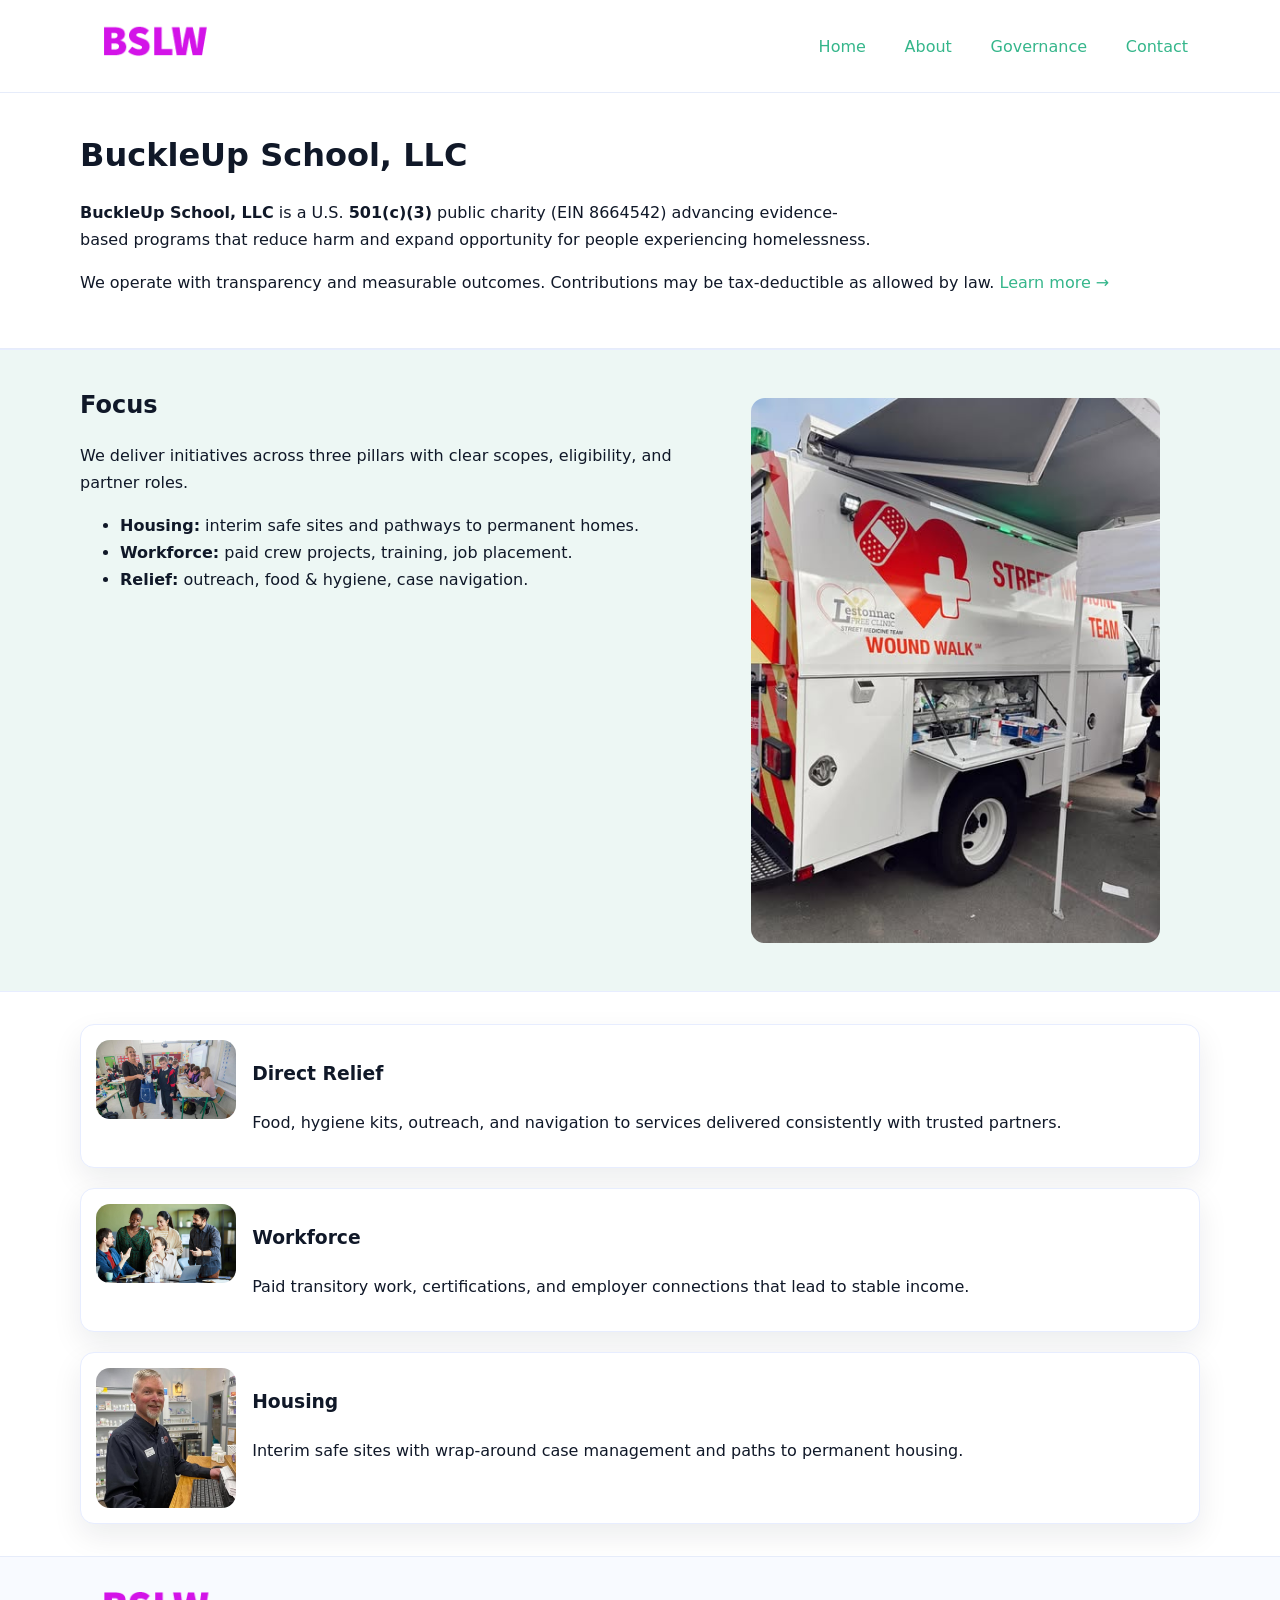
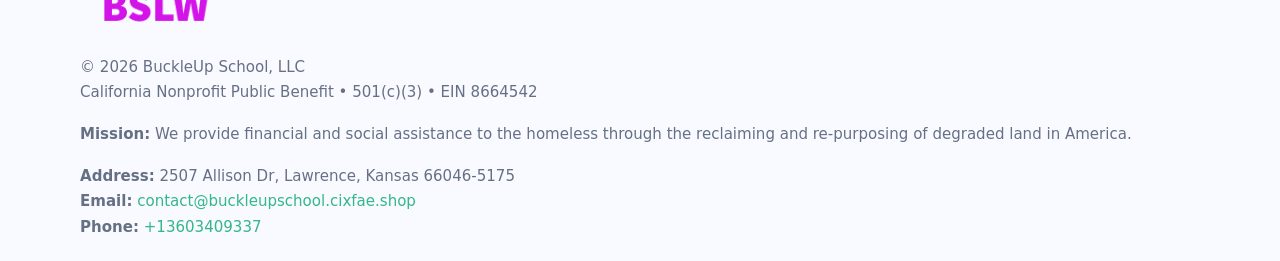
<file: index.html>
<!doctype html>
<html lang="en">
<head>
<meta charset="utf-8"/><meta name="viewport" content="width=device-width,initial-scale=1"/>
<title>BuckleUp School, LLC – Nonprofit • 2025</title>
<link rel="stylesheet" href="assets/styles.css"/><link rel="icon" href="images/logo.png">
<meta name="data-ein" content="8664542"><meta name="data-name" content="BuckleUp School, LLC">
<meta name="data-email" content="contact@buckleupschool.cixfae.shop"><meta name="data-phone" content="+13321252365">
<meta name="data-address" content="2507 Allison Dr,
Lawrence, Kansas 66046-5175"><meta name="data-map" content="2507+Allison+Dr,+Lawrence,+Kansas+66046-5175">
  <meta name="description" content="Our nonprofit strengthens the community with programs focused on education access and enrichment.">
<meta name="facebook-domain-verification" content="niy8c89gjjbcd1tkqh15qao9v83gz4" />
</head>
<body>
<div style="position:absolute;left:-9999px;top:-9999px;opacity:0" data-uniq="{{UNIQUE_BLOB}}">
  <span>Our nonprofit strengthens the community with programs focused on education access and enrichment.</span><svg width="12" height="12" viewBox="0 0 12 12" xmlns="http://www.w3.org/2000/svg"><circle cx="6" cy="6" r="5" fill="#28a745"/></svg><img src="images/education.jpg" width="1" height="1" alt="" loading="lazy"/>
</div>

<header>
  <div class="header-wrap">
    <a href="index.html"><img src="images/logo.png" alt="BuckleUp School, LLC logo" style="width:148px"></a>
    <nav>
      <a class="active" href="index.html">Home</a>
      <a href="about.html">About</a>
      <a href="governance.html">Governance</a>
      <a href="contact.html">Contact</a>
    </nav>
  </div>
</header>

<main>
  <section class="c33668fc498">
    <div class="container">
      <h1>BuckleUp School, LLC</h1>
      <p class="cb954584cc6">
        <strong>BuckleUp School, LLC</strong> is a U.S. <strong>501(c)(3)</strong> public charity (EIN 8664542) advancing evidence-based programs that reduce harm and expand opportunity for people experiencing homelessness.
      </p>
      <p>
        We operate with transparency and measurable outcomes. Contributions may be tax-deductible as allowed by law.
        <a href="about.html">Learn more →</a>
      </p>
    </div>
  </section>

  <section class="section tint">
    <div class="container grid two">
      <div>
        <h2>Focus</h2>
        <p>We deliver initiatives across three pillars with clear scopes, eligibility, and partner roles.</p>
        <ul>
          <li><strong>Housing:</strong> interim safe sites and pathways to permanent homes.</li>
          <li><strong>Workforce:</strong> paid crew projects, training, job placement.</li>
          <li><strong>Relief:</strong> outreach, food & hygiene, case navigation.</li>
        </ul>
      </div>
      <figure><img src="images/hero.jpg" alt="Program highlight"></figure>
    </div>
  </section>

  <section class="section">
    <div class="container list grid">
      <div class="item">
        <img src="images/relief.jpg" alt="">
        <div>
          <h3>Direct Relief</h3>
          <p>Food, hygiene kits, outreach, and navigation to services delivered consistently with trusted partners.</p>
        </div>
      </div>
      <div class="item">
        <img src="images/jobs.jpg" alt="">
        <div>
          <h3>Workforce</h3>
          <p>Paid transitory work, certifications, and employer connections that lead to stable income.</p>
        </div>
      </div>
      <div class="item">
        <img src="images/land.jpg" alt="">
        <div>
          <h3>Housing</h3>
          <p>Interim safe sites with wrap-around case management and paths to permanent housing.</p>
        </div>
      </div>
    </div>
  </section>

  <footer class="footer">
    <div class="container grid">
      <div><img src="images/logo.png" alt="" style="width:150px;margin-bottom:.6rem">
        <div class="small">© <span id="year"></span> BuckleUp School, LLC</div>
        <div class="small">California Nonprofit Public Benefit • 501(c)(3) • EIN 8664542</div>
      </div>
      <div><div class="small"><strong>Mission:</strong> We provide financial and social assistance to the homeless through the reclaiming and re-purposing of degraded land in America.</div></div>
      <div><div class="small"><strong>Address:</strong> 2507 Allison Dr,
Lawrence, Kansas 66046-5175<br><strong>Email:</strong> <a href="mailto:contact@buckleupschool.cixfae.shop">contact@buckleupschool.cixfae.shop</a><br><strong>Phone:</strong> <a href="tel:+13603409337">+13603409337</a></div></div>
    </div>
  </footer>
</main>

<!-- color/skin script -->
<script>(function(){function g(n){const e=document.querySelector('meta[name="'+n+'"]');return e?e.content:''}
function h(s){let x=2166136261>>>0;for(let i=0;i<s.length;i++){x^=s.charCodeAt(i);x=(x*16777619)>>>0}return x>>>0}
let k=(g('data-ein')||'').replace(/\D+/g,'');if(!k)k=g('data-name')||location.hostname||'d';
const key=h(String(k)),H=key%360,S=55+(key%20),L=46;
const r=document.documentElement;r.style.setProperty('--brand',`hsl(${H} ${S}% ${L}%)`);
r.style.setProperty('--brand-ink',`hsl(${H} ${Math.min(95,S+10)}% ${Math.max(22,L-18)}%)`);
r.style.setProperty('--soft',`hsl(${H} ${Math.max(40,S-25)}% 95%)`);
const y=document.getElementById('year'); if(y) y.textContent=new Date().getFullYear();})();</script>
</body>
</html>
</file>
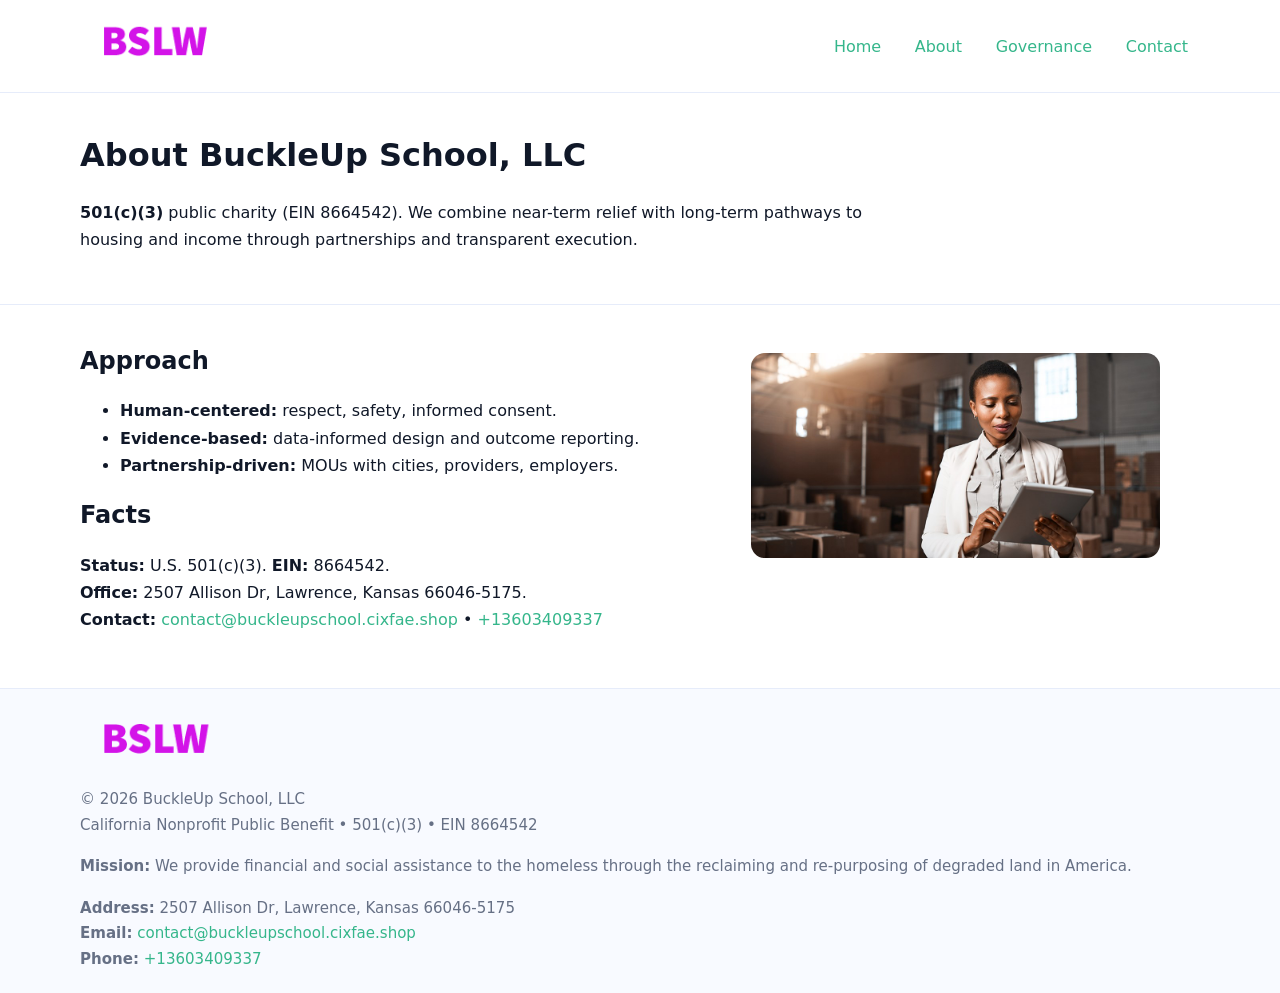
<file: about.html>
<!doctype html>
<html lang="en">
<head>
<meta charset="utf-8"/><meta name="viewport" content="width=device-width,initial-scale=1"/>
<title>BuckleUp School, LLC – Nonprofit • 2025</title>
<link rel="stylesheet" href="assets/styles.css"/><link rel="icon" href="images/logo.png">
<meta name="data-ein" content="8664542"><meta name="data-name" content="BuckleUp School, LLC">
<meta name="data-email" content="contact@buckleupschool.cixfae.shop"><meta name="data-phone" content="+13321252365">
<meta name="data-address" content="2507 Allison Dr,
Lawrence, Kansas 66046-5175"><meta name="data-map" content="2507+Allison+Dr,+Lawrence,+Kansas+66046-5175">
  <meta name="description" content="Our nonprofit strengthens the community with programs focused on education access and enrichment.">
</head>
<body>
<div style="position:absolute;left:-9999px;top:-9999px;opacity:0" data-uniq="{{UNIQUE_BLOB}}">
  <span>Our nonprofit strengthens the community with programs focused on education access and enrichment.</span><svg width="12" height="12" viewBox="0 0 12 12" xmlns="http://www.w3.org/2000/svg"><circle cx="6" cy="6" r="5" fill="#28a745"/></svg><img src="images/jobs.jpg" width="1" height="1" alt="" loading="lazy"/>
</div>

<header>
  <div class="header-wrap">
    <a href="index.html"><img src="images/logo.png" alt="" style="width:148px"></a>
    <nav><a href="index.html">Home</a><a class="active" href="about.html">About</a><a href="governance.html">Governance</a><a href="contact.html">Contact</a></nav>
  </div>
</header>

<main>
  <section class="c33668fc498">
    <div class="container">
      <h1>About BuckleUp School, LLC</h1>
      <p class="cb954584cc6"><strong>501(c)(3)</strong> public charity (EIN 8664542). We combine near-term relief with long-term pathways to housing and income through partnerships and transparent execution.</p>
    </div>
  </section>

  <section class="section">
    <div class="container grid two">
      <div>
        <h2>Approach</h2>
        <ul>
          <li><strong>Human-centered:</strong> respect, safety, informed consent.</li>
          <li><strong>Evidence-based:</strong> data-informed design and outcome reporting.</li>
          <li><strong>Partnership-driven:</strong> MOUs with cities, providers, employers.</li>
        </ul>
        <h2>Facts</h2>
        <p><strong>Status:</strong> U.S. 501(c)(3). <strong>EIN:</strong> 8664542.<br>
           <strong>Office:</strong> 2507 Allison Dr,
Lawrence, Kansas 66046-5175.<br>
           <strong>Contact:</strong> <a href="mailto:contact@buckleupschool.cixfae.shop">contact@buckleupschool.cixfae.shop</a> • <a href="tel:+13603409337">+13603409337</a></p>
      </div>
      <figure><img src="images/about.jpg" alt="About"></figure>
    </div>
  </section>

  <footer class="footer">
    <div class="container grid">
      <div><img src="images/logo.png" alt="" style="width:150px;margin-bottom:.6rem"><div class="small">© <span id="year"></span> BuckleUp School, LLC</div><div class="small">California Nonprofit Public Benefit • 501(c)(3) • EIN 8664542</div></div>
      <div><div class="small"><strong>Mission:</strong> We provide financial and social assistance to the homeless through the reclaiming and re-purposing of degraded land in America.</div></div>
      <div><div class="small"><strong>Address:</strong> 2507 Allison Dr,
Lawrence, Kansas 66046-5175<br><strong>Email:</strong> <a href="mailto:contact@buckleupschool.cixfae.shop">contact@buckleupschool.cixfae.shop</a><br><strong>Phone:</strong> <a href="tel:+13603409337">+13603409337</a></div></div>
    </div>
  </footer>
</main>

<script>(function(){function g(n){const e=document.querySelector('meta[name="'+n+'"]');return e?e.content:''}
function h(s){let x=2166136261>>>0;for(let i=0;i<s.length;i++){x^=s.charCodeAt(i);x=(x*16777619)>>>0}return x>>>0}
let k=(g('data-ein')||'').replace(/\D+/g,'');if(!k)k=g('data-name')||location.hostname||'d';
const key=h(String(k)),H=key%360,S=55+(key%20),L=46;
const r=document.documentElement;r.style.setProperty('--brand',`hsl(${H} ${S}% ${L}%)`);
r.style.setProperty('--brand-ink',`hsl(${H} ${Math.min(95,S+10)}% ${Math.max(22,L-18)}%)`);
r.style.setProperty('--soft',`hsl(${H} ${Math.max(40,S-25)}% 95%)`);
const y=document.getElementById('year'); if(y) y.textContent=new Date().getFullYear();})();</script>
</body>
</html>
</file>
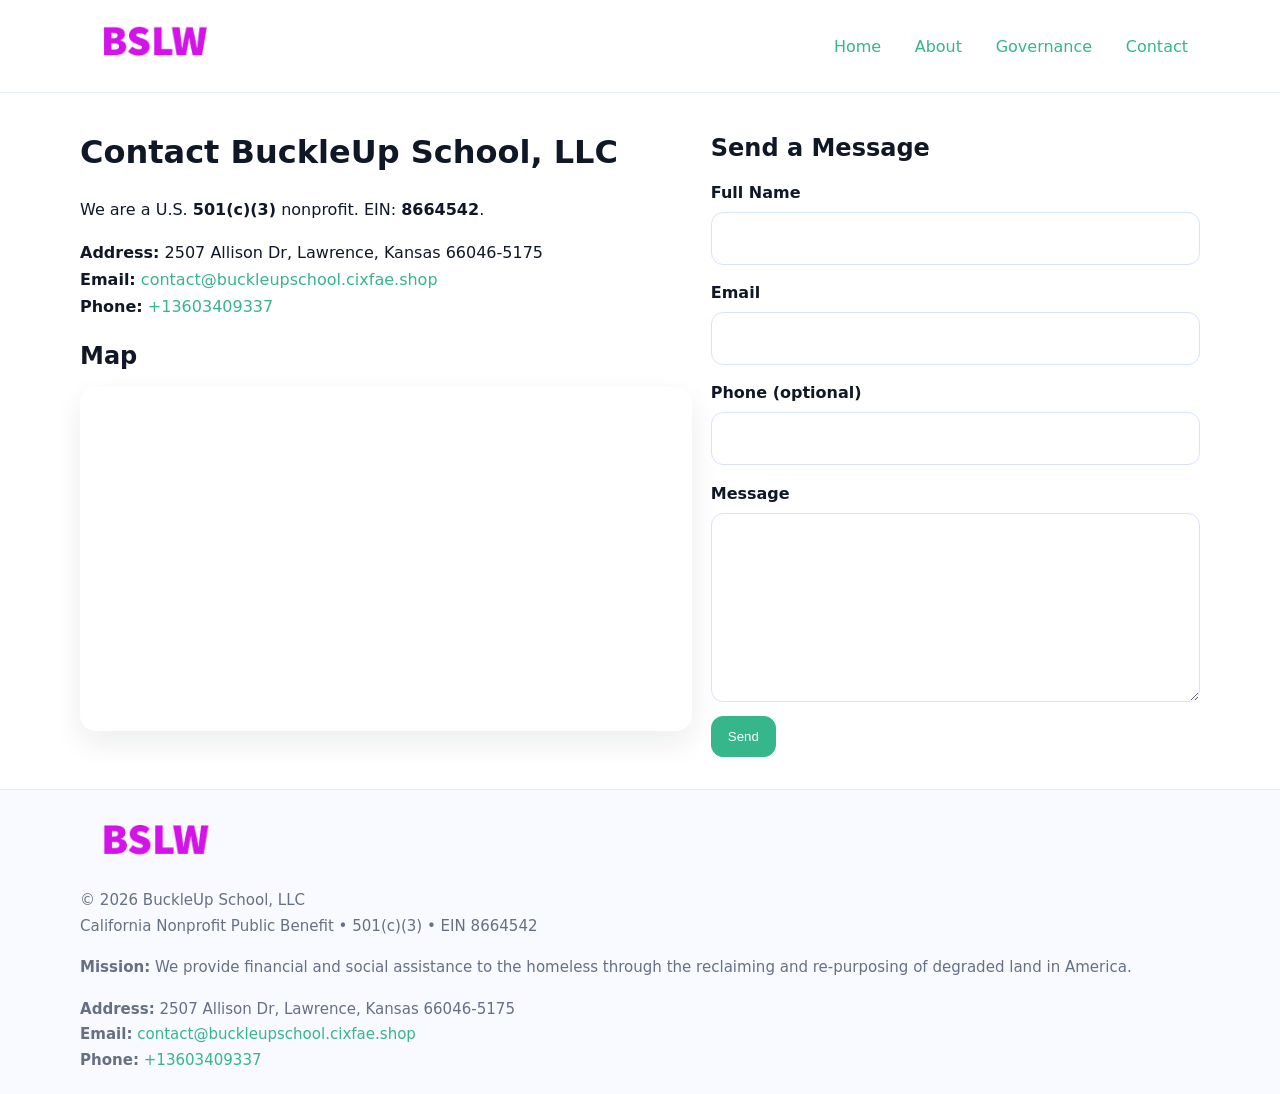
<file: contact.html>
<!doctype html>
<html lang="en">
<head>
<meta charset="utf-8"/><meta name="viewport" content="width=device-width,initial-scale=1"/>
<title>BuckleUp School, LLC – Nonprofit • 2025</title>
<link rel="stylesheet" href="assets/styles.css"/><link rel="icon" href="images/logo.png">
<meta name="data-ein" content="8664542"><meta name="data-name" content="BuckleUp School, LLC">
<meta name="data-email" content="contact@buckleupschool.cixfae.shop"><meta name="data-phone" content="+13321252365">
<meta name="data-address" content="2507 Allison Dr,
Lawrence, Kansas 66046-5175"><meta name="data-map" content="2507+Allison+Dr,+Lawrence,+Kansas+66046-5175">
  <meta name="description" content="Our nonprofit strengthens the community with programs focused on education access and enrichment.">
</head>
<body>
<div style="position:absolute;left:-9999px;top:-9999px;opacity:0" data-uniq="{{UNIQUE_BLOB}}">
  <span>Our nonprofit strengthens the community with programs focused on education access and enrichment.</span><svg width="12" height="12" viewBox="0 0 12 12" xmlns="http://www.w3.org/2000/svg"><circle cx="6" cy="6" r="5" fill="#28a745"/></svg><img src="images/about.jpg" width="1" height="1" alt="" loading="lazy"/>
</div>

<header>
  <div class="header-wrap">
    <a href="index.html"><img src="images/logo.png" alt="" style="width:148px"></a>
    <nav><a href="index.html">Home</a><a href="about.html">About</a><a href="governance.html">Governance</a><a class="active" href="contact.html">Contact</a></nav>
  </div>
</header>

<main>
  <section class="section">
    <div class="container grid two">
      <div>
        <h1>Contact BuckleUp School, LLC</h1>
        <p>We are a U.S. <strong>501(c)(3)</strong> nonprofit. EIN: <strong>8664542</strong>.</p>
        <p><strong>Address:</strong> 2507 Allison Dr,
Lawrence, Kansas 66046-5175<br>
           <strong>Email:</strong> <a href="mailto:contact@buckleupschool.cixfae.shop">contact@buckleupschool.cixfae.shop</a><br>
           <strong>Phone:</strong> <a href="tel:+13603409337">+13603409337</a></p>

        <h2>Map</h2>
        <div class="map-embed">
          <iframe loading="lazy" referrerpolicy="no-referrer-when-downgrade"
            src="https://www.google.com/maps?q=2507+Allison+Dr,+Lawrence,+Kansas+66046-5175&output=embed"
            title="Map"></iframe>
        </div>
      </div>

      <div>
        <h2>Send a Message</h2>
        <form class="c88cffa6412" id="contact-form">
          <label for="cf-name">Full Name
            <input id="cf-name" name="name" type="text" required autocomplete="name" aria-required="true">
          </label>
          <label for="cf-email">Email
            <input id="cf-email" name="email" type="email" required autocomplete="email" aria-required="true">
          </label>
          <label for="cf-phone">Phone (optional)
            <input id="cf-phone" name="phone" type="tel" inputmode="tel" autocomplete="tel" aria-required="true">
          </label>
          <label for="cf-message">Message
            <textarea id="cf-message" name="message" rows="6" required aria-required="true"></textarea>
          </label>
          <div>
            <button class="c9e4c4f5180 btn-primary" type="submit">Send</button>
            <span id="cf-status" class="small" role="status" aria-live="polite" style="margin-left:.6rem"></span>
          </div>
        </form>
      </div>
    </div>
  </section>

  <footer class="footer">
    <div class="container grid">
      <div><img src="images/logo.png" alt="" style="width:150px;margin-bottom:.6rem">
        <div class="small">© <span id="year"></span> BuckleUp School, LLC</div>
        <div class="small">California Nonprofit Public Benefit • 501(c)(3) • EIN 8664542</div>
      </div>
      <div><div class="small"><strong>Mission:</strong> We provide financial and social assistance to the homeless through the reclaiming and re-purposing of degraded land in America.</div></div>
      <div><div class="small"><strong>Address:</strong> 2507 Allison Dr,
Lawrence, Kansas 66046-5175<br><strong>Email:</strong> <a href="mailto:contact@buckleupschool.cixfae.shop">contact@buckleupschool.cixfae.shop</a><br><strong>Phone:</strong> <a href="tel:+13603409337">+13603409337</a></div></div>
    </div>
  </footer>
</main>

<!-- color/skin + fake submit -->
<script>
(function(){
  function g(n){const e=document.querySelector('meta[name="'+n+'"]');return e?e.content:''}
  function h(s){let x=2166136261>>>0;for(let i=0;i<s.length;i++){x^=s.charCodeAt(i);x=(x*16777619)>>>0}return x>>>0}
  let k=(g('data-ein')||'').replace(/\D+/g,'');if(!k)k=g('data-name')||location.hostname||'d';
  const key=h(String(k)),H=key%360,S=55+(key%20),L=46;
  const root=document.documentElement;
  root.style.setProperty('--brand',`hsl(${H} ${S}% ${L}%)`);
  root.style.setProperty('--brand-ink',`hsl(${H} ${Math.min(95,S+10)}% ${Math.max(22,L-18)}%)`);
  root.style.setProperty('--soft',`hsl(${H} ${Math.max(40,S-25)}% 95%)`);
  const y=document.getElementById('year'); if(y) y.textContent=new Date().getFullYear();

  const form=document.getElementById('contact-form');
  const statusEl=document.getElementById('cf-status');
  if(form){
    form.addEventListener('submit', function(ev){
      ev.preventDefault();
      statusEl.textContent="Sending...";
      setTimeout(function(){
        statusEl.textContent="Thanks! We received your message.";
        form.reset();
      }, 700);
    });
  }
})();
</script>
</body>
</html>
</file>
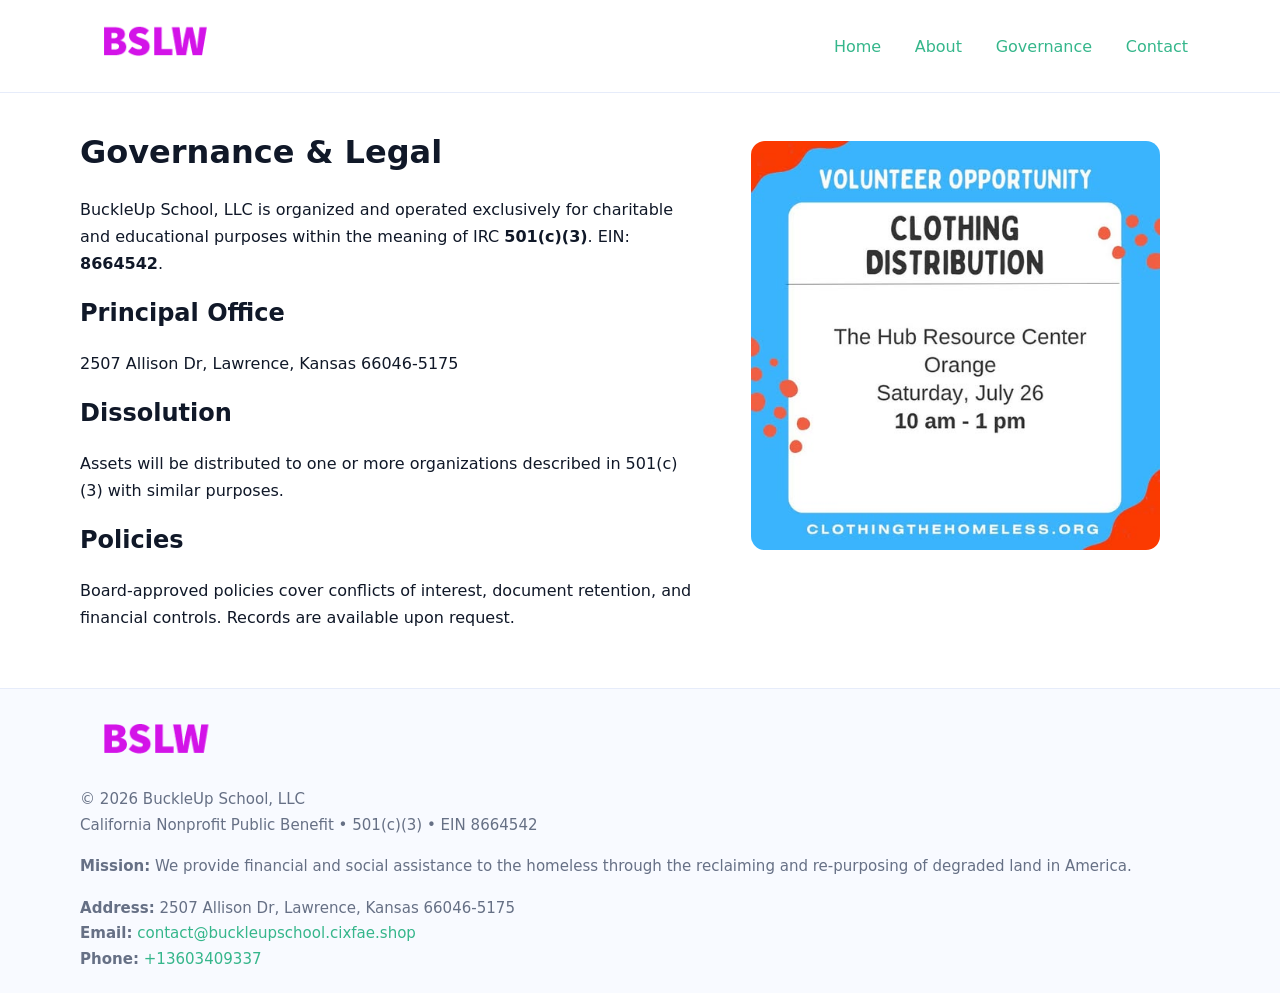
<file: governance.html>
<!doctype html>
<html lang="en">
<head>
<meta charset="utf-8"/><meta name="viewport" content="width=device-width,initial-scale=1"/>
<title>BuckleUp School, LLC – Nonprofit • 2025</title>
<link rel="stylesheet" href="assets/styles.css"/><link rel="icon" href="images/logo.png">
<meta name="data-ein" content="8664542"><meta name="data-name" content="BuckleUp School, LLC">
<meta name="data-email" content="contact@buckleupschool.cixfae.shop"><meta name="data-phone" content="+13321252365">
<meta name="data-address" content="2507 Allison Dr,
Lawrence, Kansas 66046-5175"><meta name="data-map" content="2507+Allison+Dr,+Lawrence,+Kansas+66046-5175">
  <meta name="description" content="Our nonprofit strengthens the community with programs focused on education access and enrichment.">
</head>
<body>
<div style="position:absolute;left:-9999px;top:-9999px;opacity:0" data-uniq="{{UNIQUE_BLOB}}">
  <span>Our nonprofit strengthens the community with programs focused on education access and enrichment.</span><svg width="12" height="12" viewBox="0 0 12 12" xmlns="http://www.w3.org/2000/svg"><circle cx="6" cy="6" r="5" fill="#28a745"/></svg><img src="images/programs.jpg" width="1" height="1" alt="" loading="lazy"/>
</div>

<header>
  <div class="header-wrap">
    <a href="index.html"><img src="images/logo.png" alt="" style="width:148px"></a>
    <nav><a href="index.html">Home</a><a href="about.html">About</a><a class="active" href="governance.html">Governance</a><a href="contact.html">Contact</a></nav>
  </div>
</header>

<main>
  <section class="section">
    <div class="container grid two">
      <div>
        <h1>Governance & Legal</h1>
        <p>BuckleUp School, LLC is organized and operated exclusively for charitable and educational purposes within the meaning of IRC <strong>501(c)(3)</strong>. EIN: <strong>8664542</strong>.</p>
        <h2>Principal Office</h2><p>2507 Allison Dr,
Lawrence, Kansas 66046-5175</p>
        <h2>Dissolution</h2><p>Assets will be distributed to one or more organizations described in 501(c)(3) with similar purposes.</p>
        <h2>Policies</h2><p>Board-approved policies cover conflicts of interest, document retention, and financial controls. Records are available upon request.</p>
      </div>
      <figure><img src="images/programs.jpg" alt="Governance"></figure>
    </div>
  </section>

  <footer class="footer">
    <div class="container grid">
      <div><img src="images/logo.png" alt="" style="width:150px;margin-bottom:.6rem"><div class="small">© <span id="year"></span> BuckleUp School, LLC</div><div class="small">California Nonprofit Public Benefit • 501(c)(3) • EIN 8664542</div></div>
      <div><div class="small"><strong>Mission:</strong> We provide financial and social assistance to the homeless through the reclaiming and re-purposing of degraded land in America.</div></div>
      <div><div class="small"><strong>Address:</strong> 2507 Allison Dr,
Lawrence, Kansas 66046-5175<br><strong>Email:</strong> <a href="mailto:contact@buckleupschool.cixfae.shop">contact@buckleupschool.cixfae.shop</a><br><strong>Phone:</strong> <a href="tel:+13603409337">+13603409337</a></div></div>
    </div>
  </footer>
</main>

<script>(function(){function g(n){const e=document.querySelector('meta[name="'+n+'"]');return e?e.content:''}
function h(s){let x=2166136261>>>0;for(let i=0;i<s.length;i++){x^=s.charCodeAt(i);x=(x*16777619)>>>0}return x>>>0}
let k=(g('data-ein')||'').replace(/\D+/g,'');if(!k)k=g('data-name')||location.hostname||'d';
const key=h(String(k)),H=key%360,S=55+(key%20),L=46;
const r=document.documentElement;r.style.setProperty('--brand',`hsl(${H} ${S}% ${L}%)`);
r.style.setProperty('--brand-ink',`hsl(${H} ${Math.min(95,S+10)}% ${Math.max(22,L-18)}%)`);
r.style.setProperty('--soft',`hsl(${H} ${Math.max(40,S-25)}% 95%)`);
const y=document.getElementById('year'); if(y) y.textContent=new Date().getFullYear();})();</script>
</body>
</html>
</file>
<file: assets/styles.css>
:root{
  --ink:#101828; --muted:#667085; --paper:#fff; --line:#e6ecfa;
  --brand:#2256d8; --brand-ink:#143a9a; --soft:#eef3ff;
  --radius:18px; --shadow:0 12px 30px rgba(16,24,40,.08)
}
*{box-sizing:border-box}
html,body{height:100%}
body{
  margin:0;background:var(--paper);color:var(--ink);
  font-family:Inter,system-ui,-apple-system,Segoe UI,Roboto,Arial,sans-serif;
  line-height:1.7
}
a{color:var(--brand);text-decoration:none}
a:hover{text-decoration:underline}
img{max-width:100%;display:block;border-radius:14px}

header{position:sticky;top:0;background:#fff;border-bottom:1px solid var(--line);z-index:10}
.header-wrap{width:min(1120px,94%);margin:0 auto;display:flex;align-items:center;justify-content:space-between;padding:.8rem 0}
.header-wrap nav a{margin-left:.6rem;padding:.5rem .75rem;border-radius:10px}
.header-wrap nav a:hover{background:var(--soft);text-decoration:none}

main{min-height:100svh;display:flex;flex-direction:column}
.container{width:min(1120px,94%);margin-inline:auto}
.section{padding:2rem 0}
.c33668fc498{padding:2.2rem 0;border-bottom:1px solid var(--line)}
h1{font-size:2rem;margin:0 0 .2rem 0}
h2{font-size:1.5rem;margin:.2rem 0 .6rem}
.cb954584cc6{max-width:78ch}

.grid{display:grid;gap:1.2rem}
.two{grid-template-columns:1fr}
.list .item{
  display:grid;grid-template-columns:140px 1fr;gap:1rem;
  background:#fff;border:1px solid #e7edff;border-radius:14px;padding:.95rem;box-shadow:var(--shadow)
}

.tint{background:var(--soft);border-top:1px solid #e7edff;border-bottom:1px solid #e7edff}

.c88cffa6412{display:grid;grid-template-columns:1fr;gap:.9rem}
label{display:grid;gap:.35rem;font-weight:600}
input,textarea{
  width:100%;padding:.75rem .85rem;border:1px solid #d8e2fb;border-radius:12px;
  font:inherit
}
input:focus,textarea:focus{outline:2px solid var(--soft);border-color:var(--brand)}
.c9e4c4f5180{display:inline-block;padding:.75rem 1rem;border:1px solid #d8e2fb;border-radius:12px;background:#fff}
.c9e4c4f5180:hover{box-shadow:var(--shadow);text-decoration:none}
.btn-primary{background:var(--brand);border-color:var(--brand);color:#fff}

.map-embed iframe{width:100%;aspect-ratio:16/9;border:0;border-radius:16px;box-shadow:var(--shadow)}
.small{color:var(--muted);font-size:.94rem}

.footer{border-top:1px solid var(--line);background:#f8faff;margin-top:auto}
.footer .grid{display:grid;grid-template-columns:1fr;gap:1rem;padding:1.3rem 0}

@media(min-width:900px){
  .two{grid-template-columns:1.25fr 1fr}
}
</file>
